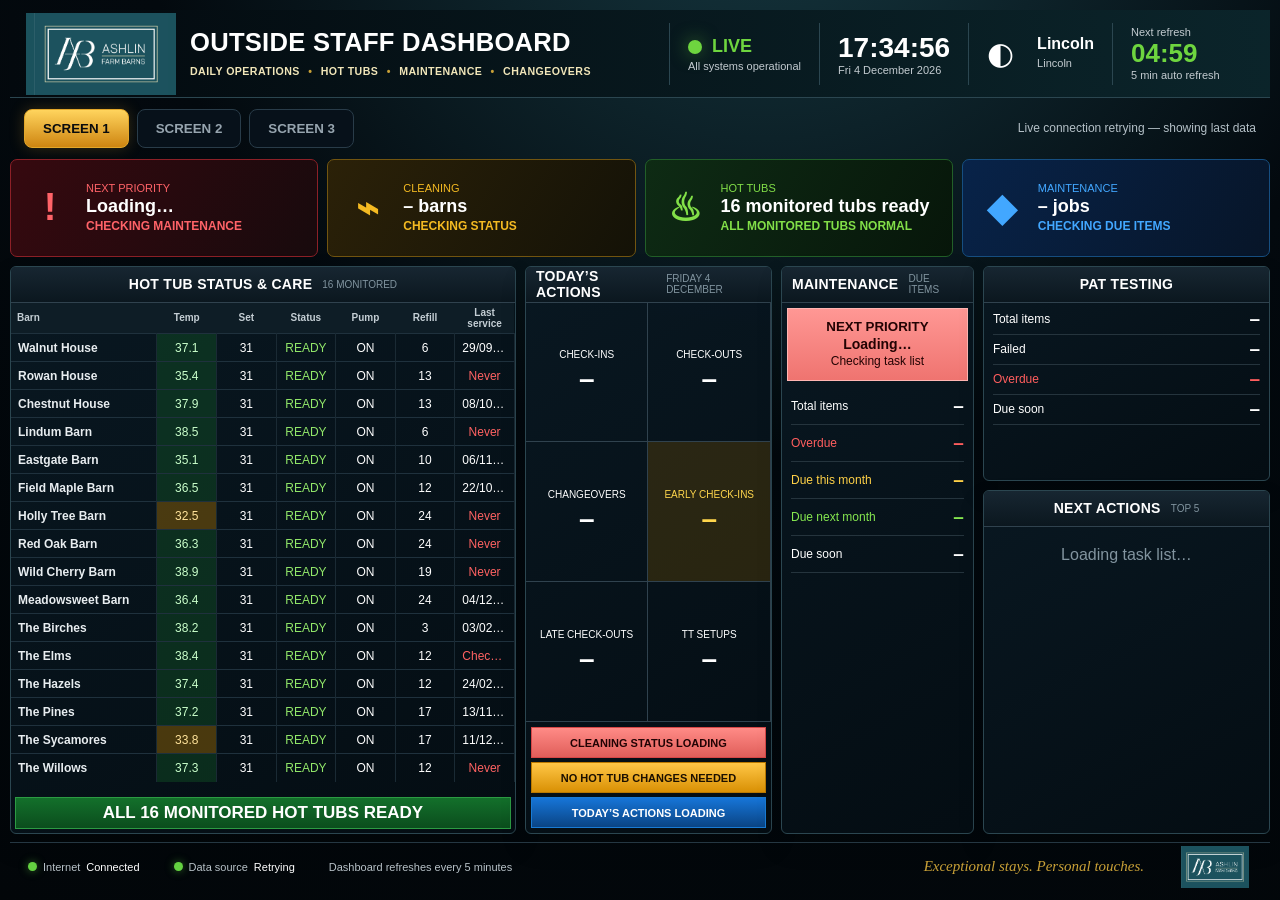
<file: index.html>
<!doctype html>
<html lang="en">
<head>
  <meta charset="utf-8">
  <meta name="viewport" content="width=device-width,initial-scale=1">
  <meta name="theme-color" content="#050b10">
  <title>AFB Outside Staff Dashboard</title>
  <link rel="icon" href="afb-logo.png" type="image/png">
  <link rel="stylesheet" href="styles.css">
</head>
<body>
  <div class="app-shell">
    <header class="topbar">
      <div class="brand-lockup">
        <img src="afb-logo.png" class="afb-logo" alt="Ashlin Farm Barns">
        <div>
          <h1>Outside Staff Dashboard</h1>
          <p>Daily operations <b>•</b> hot tubs <b>•</b> maintenance <b>•</b> changeovers</p>
        </div>
      </div>
      <div class="header-stats">
        <div class="system-state" id="systemState"><span class="live-dot"></span><strong>LIVE</strong><small>All systems operational</small></div>
        <div class="clock-block"><strong id="clock">--:--:--</strong><small id="date">Loading date…</small></div>
        <div class="weather-block"><span id="weatherIcon">◐</span><strong id="weatherTemp">Lincoln</strong><small id="weatherText">Weather loading…</small></div>
        <div class="refresh-block"><span>Next refresh</span><strong id="refreshCountdown">05:00</strong><small>5 min auto refresh</small></div>
      </div>
    </header>

    <nav class="screen-tabs" aria-label="Dashboard screens">
      <button class="screen-tab active" data-screen="overview">Screen 1 <span>Operations overview</span></button>
      <button class="screen-tab" data-screen="availability">Screen 2 <span>Bookings & changeovers</span></button>
      <button class="screen-tab" data-screen="operations">Screen 3 <span>Live site operations</span></button>
      <div class="data-status"><span id="dataStatus">Connecting to live sheet…</span><i id="lastUpdated"></i></div>
    </nav>

    <main>
      <section class="screen active" id="overviewScreen">
        <div class="alert-row">
          <article class="alert-card priority"><span class="card-icon">!</span><div><small>Next priority</small><strong id="priorityBarn">Loading…</strong><span id="priorityTask">Checking maintenance</span></div></article>
          <article class="alert-card cleaning"><span class="card-icon">⌁</span><div><small>Cleaning</small><strong><b id="cleaningCount">–</b> barns</strong><span id="cleaningText">Checking status</span></div></article>
          <article class="alert-card tubs"><span class="card-icon">♨</span><div><small>Hot tubs</small><strong id="hotTubReady">– / 24 ready</strong><span id="hotTubText">Checking temperatures</span></div></article>
          <article class="alert-card maintenance"><span class="card-icon">◆</span><div><small>Maintenance</small><strong><b id="maintenanceJobs">–</b> jobs</strong><span id="maintenanceText">Checking due items</span></div></article>
        </div>

        <div class="overview-grid">
          <article class="panel tubs-panel">
            <header><h2>Hot tub status & care</h2><span id="tubPanelBadge">Live status</span></header>
            <div class="table-wrap"><table id="hotTubTable"><thead><tr><th>Barn</th><th>Temp</th><th>Set</th><th>Status</th><th>Pump</th><th>Refill</th><th>Last service</th></tr></thead><tbody></tbody></table></div>
            <footer id="tubFooter">Loading hot tub information…</footer>
          </article>

          <article class="panel actions-panel">
            <header><h2>Today’s actions</h2><span id="todayLabel">Today</span></header>
            <div class="metric-grid">
              <div><small>Check-ins</small><strong id="checkIns">–</strong></div>
              <div><small>Check-outs</small><strong id="checkOuts">–</strong></div>
              <div><small>Changeovers</small><strong id="changeovers">–</strong></div>
              <div class="warn"><small>Early check-ins</small><strong id="earlyCheckIns">–</strong></div>
              <div><small>Late check-outs</small><strong id="lateCheckOuts">–</strong></div>
              <div><small>TT setups</small><strong id="ttSetups">–</strong></div>
            </div>
            <div class="action-ribbons">
              <div class="danger" id="cleaningRibbon">Cleaning status loading</div>
              <div class="amber" id="tubActionRibbon">Hot tub status loading</div>
              <div class="blue" id="changeRibbon">Today’s actions loading</div>
            </div>
          </article>

          <article class="panel maintenance-panel">
            <header><h2>Maintenance</h2><span>Due items</span></header>
            <div class="priority-box"><small>Next priority</small><strong id="maintenanceBarn">Loading…</strong><span id="maintenanceTask">Checking task list</span><b id="maintenanceAge"></b></div>
            <dl class="summary-list">
              <div><dt>Total items</dt><dd id="maintenanceTotal">–</dd></div>
              <div class="bad"><dt>Overdue</dt><dd id="maintenanceOverdue">–</dd></div>
              <div class="warn"><dt>Due this month</dt><dd id="maintenanceThisMonth">–</dd></div>
              <div class="good"><dt>Due next month</dt><dd id="maintenanceNextMonth">–</dd></div>
              <div><dt>Due soon</dt><dd id="maintenanceSoon">–</dd></div>
            </dl>
          </article>

          <div class="side-stack">
            <article class="panel mini-panel"><header><h2>PAT testing</h2></header><dl class="summary-list compact"><div><dt>Total items</dt><dd id="patTotal">–</dd></div><div><dt>Failed</dt><dd id="patFailed">–</dd></div><div class="bad"><dt>Overdue</dt><dd id="patOverdue">–</dd></div><div><dt>Due soon</dt><dd id="patSoon">–</dd></div></dl></article>
            <article class="panel next-panel"><header><h2>Next actions</h2><span>Top 5</span></header><div id="nextActions" class="next-actions"><p>Loading task list…</p></div></article>
          </div>
        </div>
      </section>

      <section class="screen" id="availabilityScreen">
        <div class="availability-header">
          <div><small>Screen 2</small><h2>Bookings & changeovers</h2><p>Live calendar from 3 days ago to 14 days ahead</p></div>
          <div class="legend"><span class="booked">Booked</span><span class="turn">Changeover</span><span class="checkout">Check-out</span><span class="checkin">Check-in</span><span class="maintenance-key">Maintenance</span></div>
        </div>
        <div class="availability-layout">
          <article class="panel availability-panel"><div class="availability-scroll"><table id="availabilityTable"><thead></thead><tbody></tbody></table></div></article>
        </div>
      </section>

      <section class="screen" id="operationsScreen">
        <div class="operations-header">
          <div><small>Screen 3</small><h2>Live site operations</h2><p>Securely linked to AFB Staff</p></div>
          <div class="operations-updated"><span id="appFeedState">Checking secure connection…</span><i id="appFeedUpdated"></i></div>
        </div>
        <div id="tvSetupState" class="tv-setup-state" hidden>
          <strong>Connect this TV to AFB Staff</strong>
          <p>Create a one-time setup link in <b>Manager → TV dashboard</b>, then open that link on this screen.</p>
        </div>
        <div id="operationsContent" class="operations-content">
          <div class="operations-metrics">
            <article class="ops-metric staff"><span>Outside staff</span><strong id="staffCount">–</strong><small>checked in now</small></article>
            <article class="ops-metric bbq"><span>BBQs</span><strong id="bbqCount">–</strong><small>to clean</small></article>
            <article class="ops-metric lockout"><span>Hot tubs</span><strong id="lockoutCount">–</strong><small>on lockout</small></article>
            <article class="ops-metric urgent"><span>Maintenance</span><strong id="urgentCount">–</strong><small>urgent / high</small></article>
            <article class="ops-metric checks"><span>Checks today</span><strong><b id="morningCheckCount">–</b> / <b id="afternoonCheckCount">–</b></strong><small>morning / afternoon</small></article>
          </div>
          <div class="operations-grid">
            <article class="panel ops-panel"><header><h2>Outside staff checked in</h2><span>First names</span></header><div id="checkedInList" class="ops-list"></div></article>
            <article class="panel ops-panel"><header><h2>BBQs to clean</h2><span>Thursday & Sunday reports</span></header><div id="bbqList" class="ops-list"></div></article>
            <article class="panel ops-panel"><header><h2>Hot tub lockouts</h2><span>Current</span></header><div id="lockoutList" class="ops-list"></div></article>
            <article class="panel ops-panel maintenance-live"><header><h2>Urgent app maintenance</h2><span>Top 5</span></header><div id="urgentList" class="ops-list"></div></article>
          </div>
        </div>
      </section>
    </main>

    <footer class="footerbar">
      <span><i class="status-orb green"></i>Internet <b id="internetState">Connected</b></span>
      <span><i class="status-orb green"></i>Data source <b id="sourceState">Connecting</b></span>
      <span>Dashboard refreshes every 5 minutes</span>
      <em>Exceptional stays. Personal touches.</em>
      <img src="afb-logo.png" alt="">
    </footer>
  </div>
  <script src="app.js"></script>
</body>
</html>
</file>
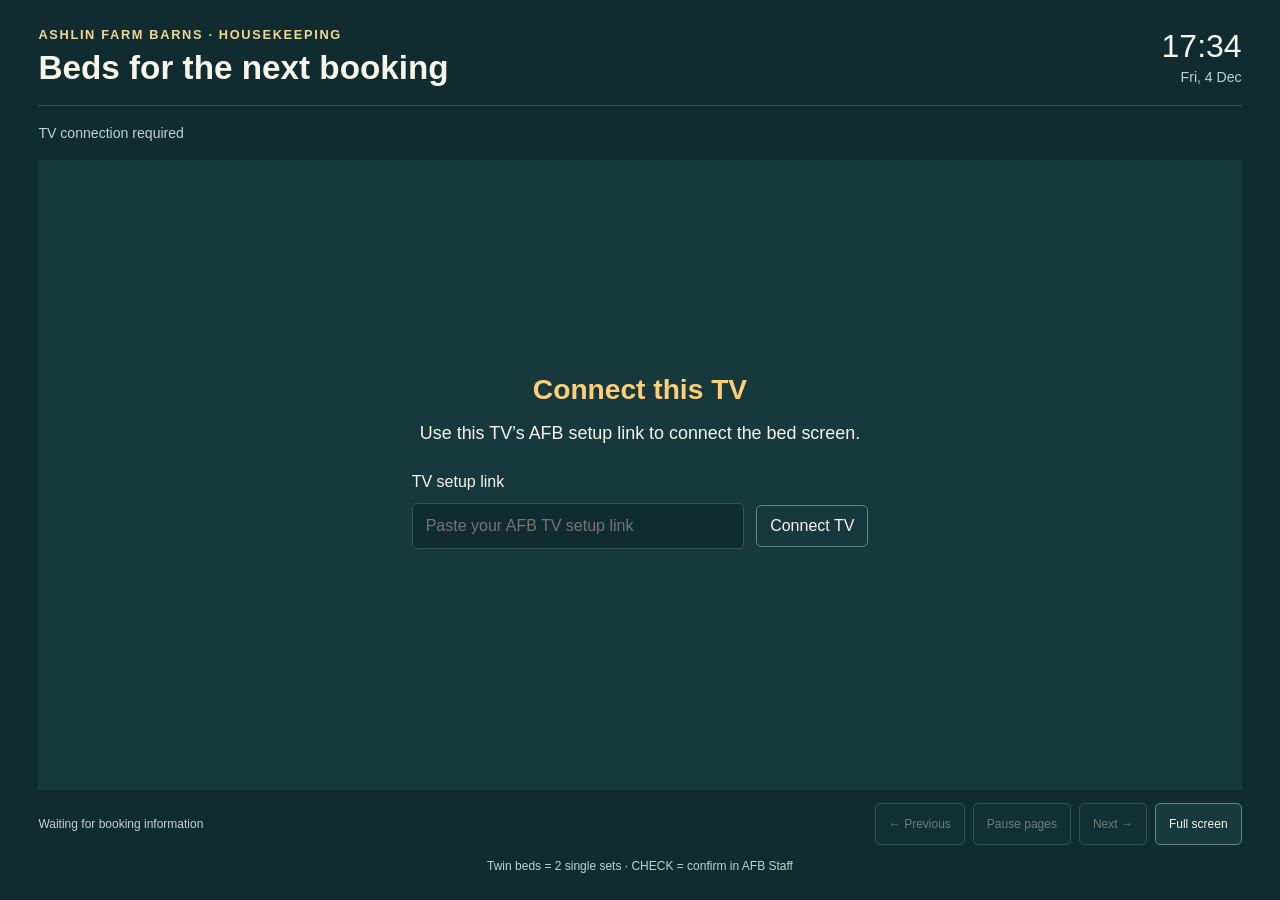
<file: beds.html>
<!doctype html>
<html lang="en">
<head>
  <meta charset="utf-8">
  <meta name="viewport" content="width=device-width,initial-scale=1">
  <meta name="theme-color" content="#112e32">
  <meta name="referrer" content="no-referrer">
  <title>AFB · Bed preparation</title>
  <link rel="icon" href="afb-logo.png" type="image/png">
  <link rel="stylesheet" href="beds.css">
</head>
<body>
  <main class="bed-screen">
    <header class="bed-header">
      <div><p class="eyebrow">Ashlin Farm Barns · Housekeeping</p><h1>Beds for the next booking</h1></div>
      <div class="clock"><strong id="clock">--:--</strong><span id="date"></span></div>
    </header>
    <div class="bed-toolbar"><p id="connection" role="status">Connecting to AFB Staff…</p><span id="pageLabel"></span></div>
    <section id="setup" class="message" hidden aria-labelledby="setupHeading">
      <h2 id="setupHeading">Connect this TV</h2>
      <p>Use this TV’s AFB setup link to connect the bed screen.</p>
      <form id="pairForm"><label for="setupLink">TV setup link</label><input id="setupLink" type="password" autocomplete="off" spellcheck="false" required placeholder="Paste your AFB TV setup link"><button type="submit">Connect TV</button></form>
      <p id="pairError" role="alert"></p>
    </section>
    <section id="warning" class="message" hidden aria-live="polite"><h2 id="warningHeading">Booking information unavailable</h2><p id="warningText">Checking the AFB Staff connection. Bed quantities will appear when the booking information is verified.</p></section>
    <section id="board" hidden aria-label="Next booking bed requirements">
      <div class="table-wrap"><table>
        <thead><tr><th scope="col">Property / arrival</th><th scope="col">Prepare by</th><th scope="col">Bedroom 1</th><th scope="col">Bedroom 2</th><th scope="col">Bedroom 3</th><th scope="col">Bedroom 4</th><th scope="col">Bedroom 5</th><th scope="col">Bedding sets</th></tr></thead>
        <tbody id="bedRows"></tbody>
      </table></div>
      <div class="bed-summary" aria-label="Bedding requirements for this page">
        <div><span>Bedding for this page</span><small id="totalsNote">Confirmed setups only</small></div>
        <div><strong id="superkingTotal">0</strong><span>Superking sets</span></div>
        <div><strong id="singleTotal">0</strong><span>Single sets</span></div>
        <div class="check-summary"><strong id="checkTotal">0</strong><span>Setups to check</span></div>
      </div>
    </section>
    <footer class="bed-footer">
      <span id="syncTime">Waiting for booking information</span>
      <div class="page-controls"><button id="previous" type="button" aria-label="Previous properties">← Previous</button><button id="pause" type="button" aria-pressed="false">Pause pages</button><button id="next" type="button" aria-label="Next properties">Next →</button><button id="fullscreen" type="button">Full screen</button></div>
      <span class="legend">Twin beds = 2 single sets · CHECK = confirm in AFB Staff</span>
    </footer>
  </main>
  <script src="beds.js"></script>
</body>
</html>
</file>
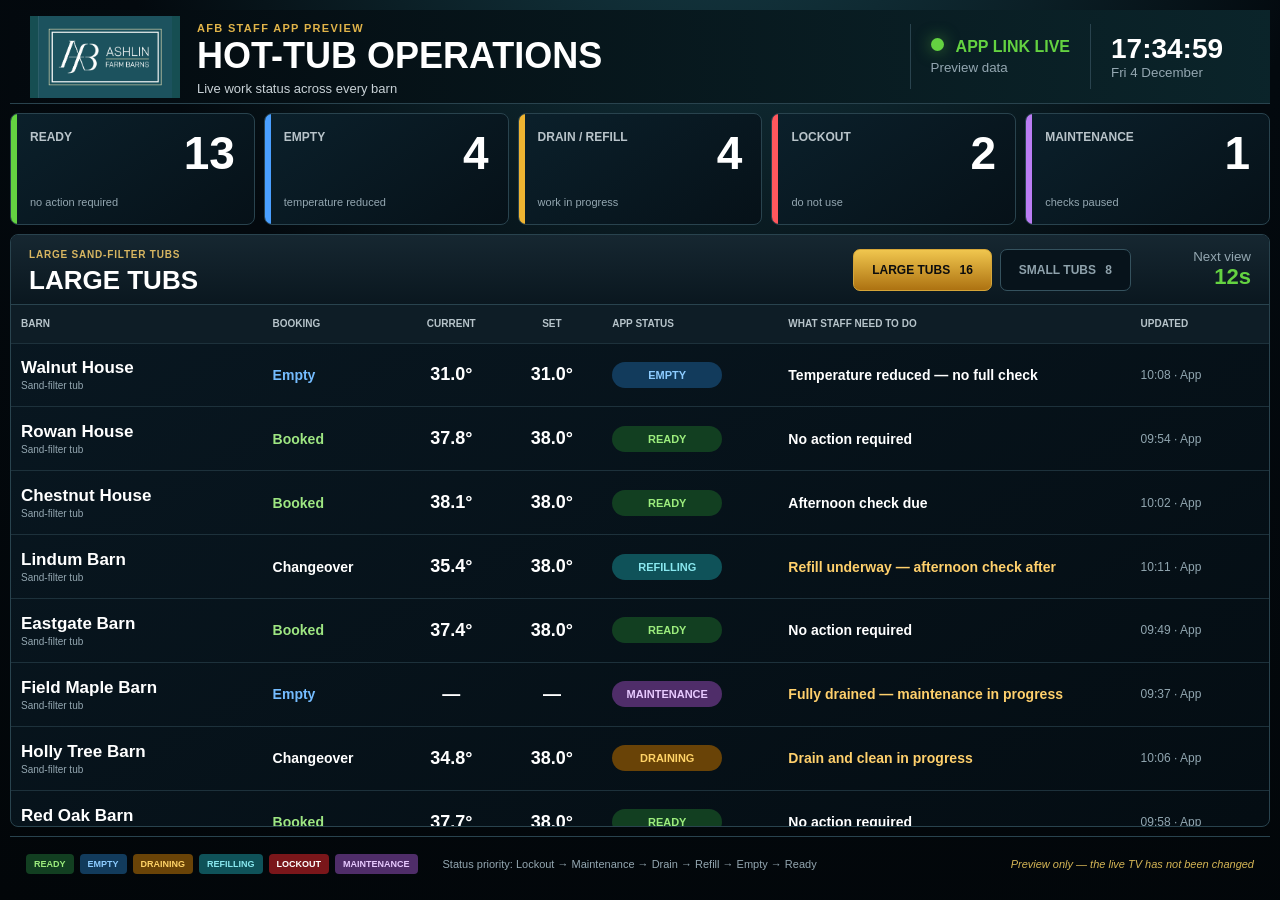
<file: hot-tub-preview.html>
<!doctype html>
<html lang="en">
<head>
  <meta charset="utf-8">
  <meta name="viewport" content="width=device-width,initial-scale=1">
  <meta name="theme-color" content="#03090e">
  <title>AFB Hot-tub TV Preview</title>
  <link rel="icon" href="afb-logo.png" type="image/png">
  <link rel="stylesheet" href="hot-tub-preview.css">
</head>
<body>
  <div class="shell">
    <header>
      <div class="brand"><img src="afb-logo.png" alt="Ashlin Farm Barns"><div><span>AFB Staff app preview</span><h1>Hot-tub operations</h1><p>Live work status across every barn</p></div></div>
      <div class="header-right"><div class="live"><i></i><strong>APP LINK LIVE</strong><small>Preview data</small></div><div class="clock"><strong id="clock">--:--</strong><small id="date">Loading…</small></div></div>
    </header>

    <section class="summary">
      <article><span>Ready</span><strong id="readyCount">–</strong><small>no action required</small></article>
      <article class="empty"><span>Empty</span><strong id="emptyCount">–</strong><small>temperature reduced</small></article>
      <article class="work"><span>Drain / refill</span><strong id="workCount">–</strong><small>work in progress</small></article>
      <article class="danger"><span>Lockout</span><strong id="lockoutCount">–</strong><small>do not use</small></article>
      <article class="maintenance"><span>Maintenance</span><strong id="maintenanceCount">–</strong><small>checks paused</small></article>
    </section>

    <main>
      <div class="board-head">
        <div><span id="groupEyebrow">Large sand-filter tubs</span><h2 id="groupTitle">Large tubs</h2></div>
        <div class="tabs"><button class="active" data-group="large">Large tubs <b>16</b></button><button data-group="small">Small tubs <b>8</b></button></div>
        <div class="switch"><small>Next view</small><strong id="countdown">12s</strong></div>
      </div>
      <div class="table-wrap">
        <table>
          <thead><tr><th>Barn</th><th>Booking</th><th>Current</th><th>Set</th><th>App status</th><th>What staff need to do</th><th>Updated</th></tr></thead>
          <tbody id="tubRows"></tbody>
        </table>
      </div>
    </main>

    <footer>
      <div class="legend"><span class="ready">Ready</span><span class="empty">Empty</span><span class="drain">Draining</span><span class="refill">Refilling</span><span class="lockout">Lockout</span><span class="maintenance">Maintenance</span></div>
      <p>Status priority: Lockout → Maintenance → Drain → Refill → Empty → Ready</p>
      <em>Preview only — the live TV has not been changed</em>
    </footer>
  </div>
  <script src="hot-tub-preview.js"></script>
</body>
</html>
</file>
<file: styles.css>
:root{--bg:#03090e;--panel:#07141d;--panel2:#0a1b26;--line:#2b4650;--lagoon:#1b525d;--beige:#cab4a6;--lemon:#f1e6b9;--gold:#c8a037;--gold2:#f1e6b9;--white:#fff;--muted:#9cabb5;--green:#6ed53f;--red:#ff5c5c;--blue:#3c9df5;--cyan:#55c5ce;--amber:#e5b538}
*{box-sizing:border-box}html,body{margin:0;width:100%;height:100%;overflow:hidden;background:radial-gradient(circle at 60% -20%,#173b44 0,#03090e 48%,#020609 100%);color:var(--white);font-family:"Segoe UI",Arial,sans-serif}body{padding:10px}.app-shell{height:100%;display:grid;grid-template-rows:88px 45px minmax(0,1fr) 48px;gap:8px;max-width:1920px;margin:auto}.topbar{display:flex;align-items:center;justify-content:space-between;padding:4px 16px;border-bottom:1px solid #2b4650;background:linear-gradient(90deg,rgba(3,9,14,.98),rgba(11,37,43,.96));min-width:0}.brand-lockup{display:flex;align-items:center;gap:14px;min-width:0}.afb-logo{width:150px;height:82px;object-fit:contain;flex:0 0 auto;background:var(--lagoon)}.brand-lockup h1{margin:0;text-transform:uppercase;font-size:clamp(25px,2vw,42px);line-height:1;font-weight:800;letter-spacing:.01em}.brand-lockup p{margin:9px 0 0;color:var(--lemon);font-size:clamp(10px,.83vw,16px);font-weight:700;text-transform:uppercase;letter-spacing:.04em}.brand-lockup p b{padding:0 5px;color:var(--gold)}.header-stats{display:flex;align-items:stretch;height:62px;white-space:nowrap}.header-stats>div{min-width:142px;padding:2px 18px;border-left:1px solid #2b4650;display:grid;align-content:center}.header-stats small,.refresh-block span{display:block;color:#c3cbd0;font-size:11px}.system-state{grid-template-columns:16px auto;column-gap:8px}.system-state strong{color:var(--green);font-size:18px}.system-state small{grid-column:1/3;margin-top:3px}.live-dot{width:14px;height:14px;margin-top:4px;border-radius:50%;background:var(--green);box-shadow:0 0 18px rgba(110,213,63,.5)}.clock-block strong{font-size:28px}.weather-block{grid-template-columns:42px auto!important;column-gap:8px}.weather-block>span{grid-row:1/3;font-size:31px}.weather-block strong{font-size:16px}.weather-block small{max-width:120px;overflow:hidden;text-overflow:ellipsis}.refresh-block strong{font-size:26px;color:var(--green)}
.screen-tabs{display:flex;align-items:center;gap:8px;padding:0 14px}.screen-tab{height:39px;border:1px solid #293c49;border-radius:8px;background:#07111a;color:#97a5af;padding:0 18px;text-transform:uppercase;font-weight:800;cursor:pointer}.screen-tab span{display:none}.screen-tab.active{color:#090b0d;border-color:#e3a72a;background:linear-gradient(#ffd45d,#ce8511);box-shadow:0 0 15px rgba(231,169,41,.22)}.data-status{margin-left:auto;text-align:right;color:#b4c0c7;font-size:12px}.data-status i{display:block;color:#6d818d;font-style:normal;margin-top:2px}
main{min-height:0}.screen{display:none;height:100%;min-height:0}.screen.active{display:grid}.alert-row{display:grid;grid-template-columns:repeat(4,1fr);gap:9px;margin-bottom:9px}.alert-card{min-height:86px;display:flex;align-items:center;gap:15px;padding:11px 18px;border:1px solid;border-radius:7px;background:linear-gradient(130deg,rgba(255,255,255,.035),rgba(255,255,255,.012));overflow:hidden}.alert-card .card-icon{width:42px;text-align:center;font-size:38px;font-weight:800}.alert-card div{display:grid;gap:2px;min-width:0}.alert-card small{font-size:11px;text-transform:uppercase}.alert-card strong{font-size:18px;white-space:nowrap;text-overflow:ellipsis;overflow:hidden}.alert-card span:not(.card-icon){font-size:12px;font-weight:700;text-transform:uppercase}.alert-card.priority{border-color:#8c2027;background:linear-gradient(120deg,#36090f,#180a0d)}.priority .card-icon,.priority small,.priority span{color:#ff6368}.alert-card.cleaning{border-color:#725510;background:linear-gradient(120deg,#2b2108,#141207)}.cleaning .card-icon,.cleaning small,.cleaning span{color:#f4ba22}.alert-card.tubs{border-color:#225f28;background:linear-gradient(120deg,#0e2b14,#07160a)}.tubs .card-icon,.tubs small,.tubs span{color:#82df48}.alert-card.maintenance{border-color:#164e80;background:linear-gradient(120deg,#082349,#071528)}.maintenance .card-icon,.maintenance small,.maintenance span{color:#42a7ff}
.overview-grid{min-height:0;display:grid;grid-template-columns:2.15fr 1.05fr .82fr 1.22fr;gap:9px}.panel{min-height:0;border:1px solid var(--line);border-radius:6px;background:linear-gradient(150deg,rgba(9,24,34,.98),rgba(4,13,19,.98));overflow:hidden;box-shadow:0 12px 26px rgba(0,0,0,.16)}.panel>header{height:36px;display:flex;align-items:center;justify-content:center;gap:10px;border-bottom:1px solid #30424e;background:linear-gradient(#172631,#0b171f);padding:0 10px}.panel h2{margin:0;font-size:14px;text-transform:uppercase;letter-spacing:.02em}.panel>header span{color:#81949f;font-size:10px;text-transform:uppercase}.tubs-panel{display:grid;grid-template-rows:36px minmax(0,1fr) 40px}.table-wrap{min-height:0;overflow:hidden}table{width:100%;border-collapse:collapse;table-layout:fixed}th{height:31px;padding:4px 6px;background:#0e1d26;color:#c4ced4;font-size:10px;text-align:center}td{height:28px;padding:4px 7px;border-top:1px solid #1f313d;border-right:1px solid #1a2a34;font-size:12px;text-align:center;white-space:nowrap;overflow:hidden;text-overflow:ellipsis}th:first-child,td:first-child{text-align:left;width:29%}td:first-child{font-weight:700;color:#e8edf0}.temp-good{background:rgba(24,107,43,.32);color:#caffcb}.temp-warn{background:rgba(176,117,0,.4);color:#ffe39b}.temp-bad{background:#a41415;color:#fff}.status-ready{color:#92e86a}.status-action{color:#ffbf3e}.status-lockout{background:#8a1619;color:#fff;font-weight:900}.status-empty{background:#123c5b;color:#9ed2ff;font-weight:900}.status-drain{background:#6b4308;color:#ffd264;font-weight:900}.status-refill{background:#0f5259;color:#8ceaf0;font-weight:900}.service-overdue{color:#ff6262}.tubs-panel footer{display:flex;align-items:center;justify-content:center;margin:4px;border:1px solid #2c9b43;background:linear-gradient(#13702b,#0b4d1d);font-weight:800;font-size:17px;text-transform:uppercase}
.actions-panel{display:grid;grid-template-rows:36px minmax(0,1fr) auto}.metric-grid{display:grid;grid-template-columns:1fr 1fr}.metric-grid>div{display:grid;align-content:center;text-align:center;border-right:1px solid #30424e;border-bottom:1px solid #30424e;min-height:70px}.metric-grid small{text-transform:uppercase;font-size:10px}.metric-grid strong{font-size:28px;margin-top:3px}.metric-grid .warn{background:rgba(123,84,0,.3);color:#ffd64c}.action-ribbons{padding:5px;display:grid;gap:4px}.action-ribbons div{height:31px;display:flex;align-items:center;justify-content:center;text-align:center;font-size:11px;font-weight:800;text-transform:uppercase;border:1px solid}.action-ribbons .danger{border-color:#d64747;background:linear-gradient(#ff8b86,#e05e5a);color:#210304}.action-ribbons .amber{border-color:#bb7900;background:linear-gradient(#ffc747,#d99004);color:#1c1000}.action-ribbons .blue{border-color:#197bd4;background:linear-gradient(#1675d8,#0a4484)}
.maintenance-panel{display:grid;grid-template-rows:36px auto minmax(0,1fr)}.priority-box{margin:5px;padding:10px 7px;background:linear-gradient(#ff9794,#ef7470);color:#230303;text-align:center;display:grid;gap:2px;border:1px solid #ffb5b2}.priority-box small{text-transform:uppercase;font-weight:800}.priority-box strong{font-size:14px}.priority-box span{font-size:12px}.priority-box b{font-size:11px;text-transform:uppercase}.summary-list{margin:0;padding:2px 9px}.summary-list div{min-height:37px;display:flex;align-items:center;justify-content:space-between;border-bottom:1px solid #25343d}.summary-list dt{font-size:12px}.summary-list dd{margin:0;font-weight:800;font-size:19px}.summary-list .bad{color:#ff5e5e}.summary-list .warn{color:#ffd147}.summary-list .good{color:#86e850}.side-stack{min-height:0;display:grid;grid-template-rows:.77fr 1.23fr;gap:9px}.mini-panel{display:grid;grid-template-rows:36px 1fr}.summary-list.compact div{min-height:30px}.next-panel{display:grid;grid-template-rows:36px 1fr}.next-actions{padding:3px 8px;overflow:hidden}.next-actions p{color:#82949f;text-align:center}.next-action{display:grid;grid-template-columns:1fr auto;gap:3px 8px;padding:7px 3px;border-bottom:1px solid #22323b}.next-action strong{font-size:11px}.next-action span{font-size:10px;color:#91a1aa}.next-action b{grid-row:1/3;grid-column:2;font-size:11px;color:#ffb940;align-self:center}
#availabilityScreen{grid-template-rows:76px minmax(0,1fr)}.availability-header{display:flex;align-items:center;justify-content:space-between;padding:7px 16px}.availability-header small{color:var(--gold);text-transform:uppercase;font-weight:700}.availability-header h2{margin:1px 0;text-transform:uppercase;font-size:25px}.availability-header p{margin:0;color:#8799a3;font-size:12px}.legend{display:flex;gap:6px}.legend span{padding:7px 11px;border-radius:4px;font-size:10px;text-transform:uppercase;font-weight:800}.booked{background:#155b22;color:#c8ffcb}.turn{background:#a66c08;color:#fff0b5}.checkout{background:#7c2527;color:#ffd8d8}.checkin{background:#174f78;color:#cfeaff}.maintenance-key{background:#5e3b77;color:#f0dbff}.availability-layout{min-height:0;display:grid}.availability-panel{padding:6px}.availability-scroll{height:100%;overflow:hidden}.availability-panel table{min-width:1680px}.availability-panel th{font-size:10px;height:30px;border-right:1px solid #344650}.availability-panel td{font-size:10px;height:24px;padding:1px 3px}.availability-panel th:first-child,.availability-panel td:first-child{position:sticky;left:0;width:145px;background:#0e1b24;z-index:2}.cell-booked{background:#10511d;color:#d9ffdc}.cell-turn{background:#9a680b;color:#fff1bd}.cell-checkout{background:#5f1c21;color:#ffd7d9}.cell-checkin{background:#123c5b;color:#d4ecff}.cell-maintenance{background:#4b315e;color:#f0ddff}.cell-free{background:#0b1b25;color:#647984}.cell-fault{background:#8a1619;color:#fff}.calendar-event{display:block;line-height:1.12;white-space:nowrap;overflow:hidden;text-overflow:ellipsis}.calendar-event.exception-time{color:#ff6469;font-weight:900;text-shadow:0 1px 2px #160000}
#operationsScreen{grid-template-rows:70px minmax(0,1fr)}.operations-header{display:flex;align-items:center;justify-content:space-between;padding:5px 16px}.operations-header small{color:var(--gold);text-transform:uppercase;font-weight:700}.operations-header h2{margin:1px 0;text-transform:uppercase;font-size:25px}.operations-header p{margin:0;color:#8799a3;font-size:12px}.operations-updated{text-align:right;color:#7ddc82;font-size:12px}.operations-updated i{display:block;margin-top:3px;color:#718996;font-style:normal}.operations-content{min-height:0;display:grid;grid-template-rows:92px minmax(0,1fr);gap:9px}.operations-metrics{display:grid;grid-template-columns:repeat(5,1fr);gap:9px}.ops-metric{position:relative;display:grid;grid-template-columns:1fr auto;grid-template-rows:auto 1fr;align-items:center;padding:12px 17px;border:1px solid var(--line);border-radius:7px;background:linear-gradient(145deg,#0b202b,#061118);overflow:hidden}.ops-metric:before{content:"";position:absolute;inset:0 auto 0 0;width:5px;background:var(--cyan)}.ops-metric span{font-size:11px;text-transform:uppercase;color:#aebbc3}.ops-metric strong{grid-row:1/3;grid-column:2;font-size:38px;line-height:1}.ops-metric strong b{font-size:31px}.ops-metric small{align-self:start;color:#7f949f;font-size:11px}.ops-metric.bbq:before{background:var(--gold)}.ops-metric.lockout:before{background:var(--red)}.ops-metric.urgent:before{background:#ff8b42}.ops-metric.checks:before{background:var(--green)}.operations-grid{min-height:0;display:grid;grid-template-columns:1fr 1fr 1fr 1.2fr;gap:9px}.ops-panel{display:grid;grid-template-rows:40px minmax(0,1fr)}.ops-list{min-height:0;overflow:hidden;padding:7px 10px}.ops-row{position:relative;display:grid;grid-template-columns:1fr auto;gap:3px 10px;min-height:58px;align-content:center;padding:8px 10px;border-bottom:1px solid #243640;border-left:3px solid #2b7881;background:linear-gradient(90deg,rgba(30,88,98,.18),transparent)}.ops-row strong{font-size:17px}.ops-row span{grid-row:2;color:#9eb0b9;font-size:11px;white-space:nowrap;overflow:hidden;text-overflow:ellipsis}.ops-row b{grid-row:1/3;grid-column:2;align-self:center;color:#ffb34e;font-size:11px;text-transform:uppercase}.ops-row.warn{border-left-color:#df9821}.ops-row.danger{border-left-color:#f04f55;background:linear-gradient(90deg,rgba(150,25,31,.2),transparent)}.ops-row.danger b,.ops-row.danger span{color:#ff7478}.ops-empty{height:100%;display:grid;place-items:center;text-align:center;color:#7f949f;font-size:17px}.tv-setup-state{align-self:stretch;margin:10px;border:1px solid #be8a24;border-radius:8px;background:linear-gradient(135deg,#2b2109,#111007);place-content:center;text-align:center;padding:28px}.tv-setup-state:not([hidden]){display:grid}.tv-setup-state strong{font-size:27px;color:#ffd15a}.tv-setup-state p{max-width:640px;margin:10px auto 0;color:#d2c8aa;font-size:15px}
.footerbar{display:flex;align-items:center;gap:34px;padding:0 18px;border-top:1px solid #253742;color:#b8c2c8;font-size:11px}.footerbar>span{display:flex;align-items:center;gap:6px}.footerbar span b{font-weight:500;color:white}.status-orb{display:inline-block;width:9px;height:9px;border-radius:50%}.status-orb.green{background:#64d241;box-shadow:0 0 8px rgba(100,210,65,.5)}.footerbar em{margin-left:auto;color:var(--gold);font-family:Georgia,serif;font-size:15px}.footerbar img{width:74px;height:42px;object-fit:contain}
@media(max-width:1250px){.weather-block{display:none!important}.header-stats>div{min-width:125px;padding:2px 12px}.overview-grid{grid-template-columns:2fr 1fr .85fr}.side-stack{display:none}.alert-row{grid-template-columns:repeat(4,1fr)}.alert-card.chargers{display:none}.brand-lockup h1{font-size:27px}.operations-grid{grid-template-columns:repeat(3,1fr)}.maintenance-live{display:none}.ops-metric{padding:9px 12px}.ops-metric strong{font-size:31px}}@media(max-height:800px){body{padding:5px}.app-shell{grid-template-rows:72px 40px minmax(0,1fr) 38px;gap:5px}.afb-logo{width:122px;height:68px}.alert-card{min-height:68px;padding:7px 12px}.alert-card .card-icon{font-size:29px}.alert-card strong{font-size:15px}.panel>header{height:30px}.tubs-panel{grid-template-rows:30px minmax(0,1fr) 34px}.actions-panel{grid-template-rows:30px minmax(0,1fr) auto}.maintenance-panel{grid-template-rows:30px auto minmax(0,1fr)}td{height:23px;padding:2px 5px}.metric-grid>div{min-height:53px}.summary-list div{min-height:30px}.footerbar{font-size:10px}#operationsScreen{grid-template-rows:58px minmax(0,1fr)}.operations-content{grid-template-rows:72px minmax(0,1fr)}.ops-metric{padding:7px 12px}.ops-metric strong{font-size:29px}.ops-row{min-height:45px}.ops-row strong{font-size:14px}}
</file>
<file: beds.css>
:root{color-scheme:dark;--bg:#102c30;--panel:#17383c;--fg:#f7f5e8;--muted:#c2d3cf;--line:#375357;--gold:#f1d894;--amber:#ffce79;--green:#d4e8ba}*{box-sizing:border-box}body{margin:0;background:var(--bg);color:var(--fg);font-family:"Segoe UI",Arial,sans-serif}.bed-screen{min-height:100vh;max-width:2400px;margin:auto;padding:3vh 3vw;display:flex;flex-direction:column;gap:1.5vh}.bed-header{display:flex;align-items:center;justify-content:space-between;gap:24px;border-bottom:1px solid var(--line);padding-bottom:2vh}.eyebrow{margin:0 0 8px;text-transform:uppercase;letter-spacing:.13em;color:var(--gold);font-size:clamp(12px,1vw,21px);font-weight:600}h1{font-size:clamp(28px,2.6vw,62px);line-height:1.1;margin:0;font-weight:600}.clock{text-align:right;white-space:nowrap}.clock strong{font-size:clamp(28px,2.5vw,60px);font-weight:500;display:block;font-variant-numeric:tabular-nums}.clock span{display:block;color:var(--muted);font-size:clamp(14px,1.1vw,25px);margin-top:4px}.bed-toolbar{display:flex;justify-content:space-between;align-items:center;gap:16px;min-height:3vh;color:var(--muted);font-size:clamp(14px,1.1vw,26px)}.bed-toolbar p{margin:0}.bed-toolbar #pageLabel{white-space:nowrap;color:var(--gold)}[hidden]{display:none!important}#board{display:flex;flex:1;flex-direction:column;gap:2vh}.table-wrap{flex:1}table{border-collapse:collapse;table-layout:fixed;width:100%}th{font-weight:400;font-size:clamp(12px,.95vw,22px);text-align:center;padding:1vh .5vw;color:var(--muted);border-bottom:1px solid var(--line)}th:first-child{width:23%;text-align:left}th:nth-child(2){width:11%}th:last-child{width:15%}td{padding:1.6vh .6vw;text-align:center;border-bottom:1px solid var(--line);font-size:clamp(16px,1.4vw,32px);height:8.8vh}td:first-child{text-align:left;padding-left:0}td strong{font-weight:600}td .arrival{display:block;font-size:clamp(12px,1vw,23px);color:var(--muted);margin-top:.5vh}.setup{display:block;font-size:clamp(14px,1.22vw,29px);font-weight:600}.setup.superking{color:var(--green)}.setup.twin{color:var(--gold)}.setup.check,.row-warning{color:var(--amber)}.setup.none{color:#819e9c}.row-warning{display:block;font-size:clamp(12px,.85vw,20px);margin-top:.4vh}.sets{font-size:clamp(13px,1.05vw,26px);display:block;line-height:1.5}.prepare-day{font-size:clamp(14px,1.18vw,28px)}.bed-summary{background:var(--green);color:#18342d;display:grid;grid-template-columns:1.4fr 1fr 1fr 1fr;align-items:center;gap:22px;padding:1.8vh 1.6vw}.bed-summary>div{display:flex;align-items:center;gap:12px}.bed-summary>div:first-child{display:block}.bed-summary span{font-size:clamp(13px,1.1vw,25px)}.bed-summary small{display:block;margin-top:5px;font-size:clamp(12px,.85vw,20px)}.bed-summary strong{font-size:clamp(28px,2.6vw,58px);font-variant-numeric:tabular-nums;font-weight:600}.bed-footer{display:flex;justify-content:space-between;align-items:center;gap:14px;flex-wrap:wrap;font-size:clamp(12px,.9vw,20px);color:var(--muted);margin-top:auto}.page-controls{display:flex;gap:8px;flex-wrap:wrap}button{font:inherit;color:var(--fg);background:var(--panel);border:1px solid #668984;border-radius:5px;padding:9px 13px;cursor:pointer;min-height:42px}button:hover,button[aria-pressed=true]{background:#2c514f;color:var(--gold)}button:disabled{opacity:.4;cursor:default}button:focus-visible,a:focus-visible,input:focus-visible{outline:3px solid var(--gold);outline-offset:3px}.legend{flex-basis:100%;text-align:center;font-size:clamp(12px,.85vw,20px)}.message{flex:1;display:grid;place-content:center;min-height:45vh;text-align:center;padding:30px;background:var(--panel)}.message h2{font-size:clamp(24px,2.2vw,48px);font-weight:600;color:var(--amber);margin:0 0 14px}.message p{max-width:760px;font-size:clamp(16px,1.4vw,26px);line-height:1.5;margin:0 auto 16px}.message form{display:flex;flex-wrap:wrap;max-width:760px;gap:12px;align-items:center;margin:10px auto}.message label{width:100%;text-align:left}.message input{flex:1;min-width:180px;font:inherit;padding:13px;background:var(--bg);border:1px solid var(--line);border-radius:5px;color:var(--fg)}#pairError{color:var(--amber);font-size:16px}.message a{color:var(--gold)}@media(max-width:800px){.bed-header{align-items:flex-start}.clock span{max-width:110px;white-space:normal}.bed-summary{grid-template-columns:1fr 1fr;gap:14px;padding:18px}.bed-toolbar{flex-wrap:wrap}th{font-size:12px}td{font-size:16px;padding:12px 5px;height:auto}.setup{font-size:13px}.table-wrap{overflow-x:auto}table{min-width:750px}.bed-screen{padding:18px;gap:16px}.bed-footer{margin-top:12px}.page-controls{gap:6px}.page-controls button{padding:9px}.sets{font-size:13px}.message{padding:20px}.message form{display:grid}.message input{min-width:0;width:100%}}@media(prefers-reduced-motion:reduce){*{scroll-behavior:auto}}
</file>
<file: hot-tub-preview.css>
:root{--bg:#03090e;--panel:#07151e;--line:#29434e;--white:#fff;--muted:#94a7b1;--green:#64d241;--cyan:#55c5ce;--amber:#efb431;--red:#ff575d;--blue:#4a9fff;--purple:#bb7df4;--teal:#0e5960}*{box-sizing:border-box}html,body{margin:0;width:100%;height:100%;overflow:hidden;background:radial-gradient(circle at 56% -20%,#17404a 0,#03090e 47%,#020609 100%);color:var(--white);font-family:"Segoe UI",Arial,sans-serif}body{padding:10px}.shell{height:100%;max-width:1920px;margin:auto;display:grid;grid-template-rows:94px 112px minmax(0,1fr) 54px;gap:9px}header{display:flex;align-items:center;justify-content:space-between;padding:3px 20px;border-bottom:1px solid var(--line);background:linear-gradient(90deg,rgba(3,9,14,.98),rgba(11,37,43,.96))}.brand{display:flex;align-items:center;gap:17px}.brand img{width:150px;height:82px;object-fit:contain;background:#164e52}.brand span{color:#e1b449;font-size:11px;font-weight:800;letter-spacing:.12em;text-transform:uppercase}.brand h1{margin:2px 0 0;font-size:36px;line-height:1;text-transform:uppercase}.brand p{margin:7px 0 0;color:#c9d2d7;font-size:13px}.header-right{display:flex;height:65px}.header-right>div{min-width:160px;padding:4px 20px;border-left:1px solid var(--line);display:grid;align-content:center}.live{grid-template-columns:17px auto;column-gap:8px}.live i{width:13px;height:13px;border-radius:50%;background:var(--green);box-shadow:0 0 16px rgba(100,210,65,.55)}.live strong{color:var(--green);font-size:16px}.live small{grid-column:1/3;color:var(--muted);margin-top:4px}.clock strong{font-size:28px}.clock small{color:var(--muted)}.summary{display:grid;grid-template-columns:repeat(5,1fr);gap:9px}.summary article{position:relative;display:grid;grid-template-columns:1fr auto;grid-template-rows:auto 1fr;padding:16px 19px;border:1px solid var(--line);border-radius:8px;background:linear-gradient(145deg,#0b202b,#061118);overflow:hidden}.summary article:before{content:"";position:absolute;inset:0 auto 0 0;width:6px;background:var(--green)}.summary span{color:#b9c4ca;text-transform:uppercase;font-size:12px;font-weight:800}.summary strong{grid-row:1/3;grid-column:2;font-size:46px;line-height:1}.summary small{align-self:end;color:var(--muted);font-size:11px}.summary .empty:before{background:var(--blue)}.summary .work:before{background:var(--amber)}.summary .danger:before{background:var(--red)}.summary .maintenance:before{background:var(--purple)}main{min-height:0;display:grid;grid-template-rows:70px minmax(0,1fr);border:1px solid var(--line);border-radius:8px;background:linear-gradient(150deg,rgba(9,24,34,.98),rgba(4,13,19,.98));overflow:hidden}.board-head{display:grid;grid-template-columns:1fr auto 120px;align-items:center;padding:8px 18px;border-bottom:1px solid var(--line);background:linear-gradient(#162731,#0a171f)}.board-head span{color:#d8b661;text-transform:uppercase;font-size:10px;font-weight:800;letter-spacing:.08em}.board-head h2{margin:3px 0 0;font-size:26px;text-transform:uppercase}.tabs{display:flex;gap:8px}.tabs button{height:42px;padding:0 18px;border:1px solid #35525e;border-radius:7px;background:#07131b;color:#8fa2ac;font:inherit;font-size:12px;font-weight:800;text-transform:uppercase;cursor:pointer}.tabs button b{margin-left:6px}.tabs button.active{border-color:#d5a538;background:linear-gradient(#f0c64e,#ad7211);color:#0c0d0e}.switch{text-align:right}.switch small{display:block;color:var(--muted)}.switch strong{font-size:22px;color:var(--green)}.table-wrap{min-height:0;overflow:hidden}table{width:100%;height:100%;table-layout:fixed;border-collapse:collapse}thead th{height:38px;padding:5px 10px;background:#0e1d26;color:#b7c4ca;font-size:10px;text-align:left;text-transform:uppercase}tbody td{height:calc((100vh - 389px)/8);min-height:46px;padding:7px 10px;border-top:1px solid #1d313b;font-size:14px;white-space:nowrap;overflow:hidden;text-overflow:ellipsis}th:nth-child(1){width:20%}th:nth-child(2){width:11%}th:nth-child(3),th:nth-child(4){width:8%;text-align:center}th:nth-child(5){width:14%}th:nth-child(6){width:28%}th:nth-child(7){width:11%}td:nth-child(3),td:nth-child(4){text-align:center;font-size:18px;font-weight:800}.barn strong{display:block;font-size:17px}.barn small{display:block;margin-top:2px;color:var(--muted);font-size:10px}.booking{font-weight:800}.booking.booked{color:#9ee682}.booking.empty{color:#74bcff}.status{display:inline-flex;min-width:110px;justify-content:center;padding:7px 10px;border-radius:999px;font-size:11px;font-weight:900;text-transform:uppercase}.status.ready{background:#123f21;color:#9ced7d}.status.empty{background:#123b5c;color:#8dccff}.status.drain{background:#694307;color:#ffd367}.status.refill{background:#0f5259;color:#89e8ef}.status.lockout{background:#7a161a;color:#fff}.status.maintenance{background:#4f2d69;color:#e8caff}.action{font-weight:700}.action.danger{color:#ff7479}.action.warn{color:#ffd06c}.updated{color:#91a6b0;font-size:12px}footer{display:flex;align-items:center;gap:25px;padding:0 16px;border-top:1px solid var(--line);color:var(--muted);font-size:11px}.legend{display:flex;gap:6px}.legend span{padding:5px 8px;border-radius:4px;text-transform:uppercase;font-size:9px;font-weight:900}.legend .ready{background:#123f21;color:#9ced7d}.legend .empty{background:#123b5c;color:#8dccff}.legend .drain{background:#694307;color:#ffd367}.legend .refill{background:#0f5259;color:#89e8ef}.legend .lockout{background:#7a161a;color:#fff}.legend .maintenance{background:#4f2d69;color:#e8caff}footer p{margin:0}footer em{margin-left:auto;color:#d7b756}@media(max-height:800px){body{padding:5px}.shell{grid-template-rows:76px 88px minmax(0,1fr) 42px;gap:5px}.brand img{width:122px;height:68px}.brand h1{font-size:29px}.summary article{padding:11px 15px}.summary strong{font-size:36px}.board-head{height:57px}.board-head h2{font-size:21px}tbody td{height:calc((100vh - 316px)/8);padding:4px 8px}}
</file>
